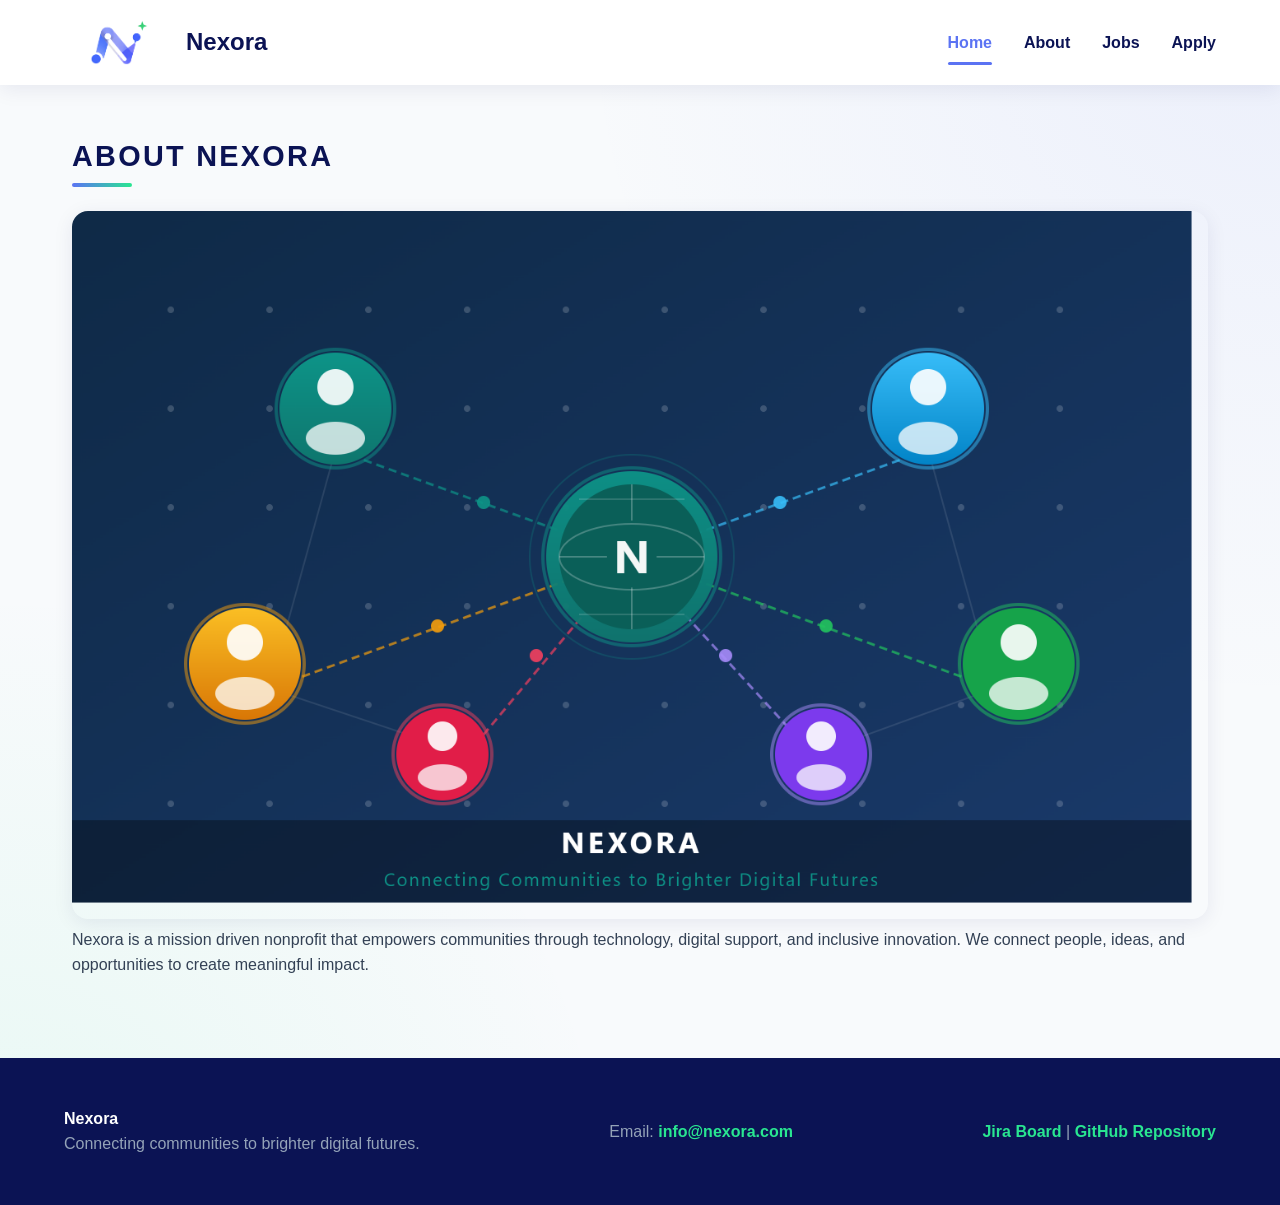
<file: project2/index.html>
<!DOCTYPE html>
<html lang="en">
<head>
  <meta charset="utf-8">
  <meta name="viewport" content="width=device-width, initial-scale=1">
  <title>Nexora Home</title>
  <link rel="stylesheet" href="styles/styles.css">
  <style>
    /* Embedded CSS example: accent header styling for the home page */
    .hero-heading {
      letter-spacing: 0.08em;
      text-transform: uppercase;
      color: #0b1354;
    }
  </style>
  <!-- GitHub Pages: https://dhuwaalghanim.github.io/G02 -->
</head>
<body class="home">
  <header class="site-header">
    <a href="index.html" class="brand-link">
      <img src="./images/nexora_asset_pack_revised/logo/nexora-icon-only.svg" alt="Nexora Logo" class="brand-logo">
      <span>Nexora</span>
    </a>
    <nav class="main-nav" aria-label="Main Navigation">
      <a href="index.html" class="active">Home</a>
      <a href="about.html">About</a>
      <a href="jobs.html">Jobs</a>
      <a href="apply.html">Apply</a>
    </nav>
  </header>

  <main id="main">
    <h2 class="hero-heading">About Nexora</h2>
    <img src="styles/images/nexora_company_image.png" alt="Company Image" class="hero-image" style="max-width:100%;border-radius:16px;">
    <p>Nexora is a mission driven nonprofit that empowers communities through technology, digital support, and inclusive innovation. We connect people, ideas, and opportunities to create meaningful impact.</p>
  </main>

  <footer class="site-footer">
    <div>
      <strong>Nexora</strong>
      <p>Connecting communities to brighter digital futures.</p>
    </div>
    <p>Email: <a href="mailto:info@nexora.com">info@nexora.com</a></p>
    <p>
      <a href="https://jira.com" target="_blank">Jira Board</a> |
      <a href="https://github.com/dhuwaalghanim/G02.git" target="_blank">GitHub Repository</a>
    </p>
  </footer>

</body>
</html>
</file>
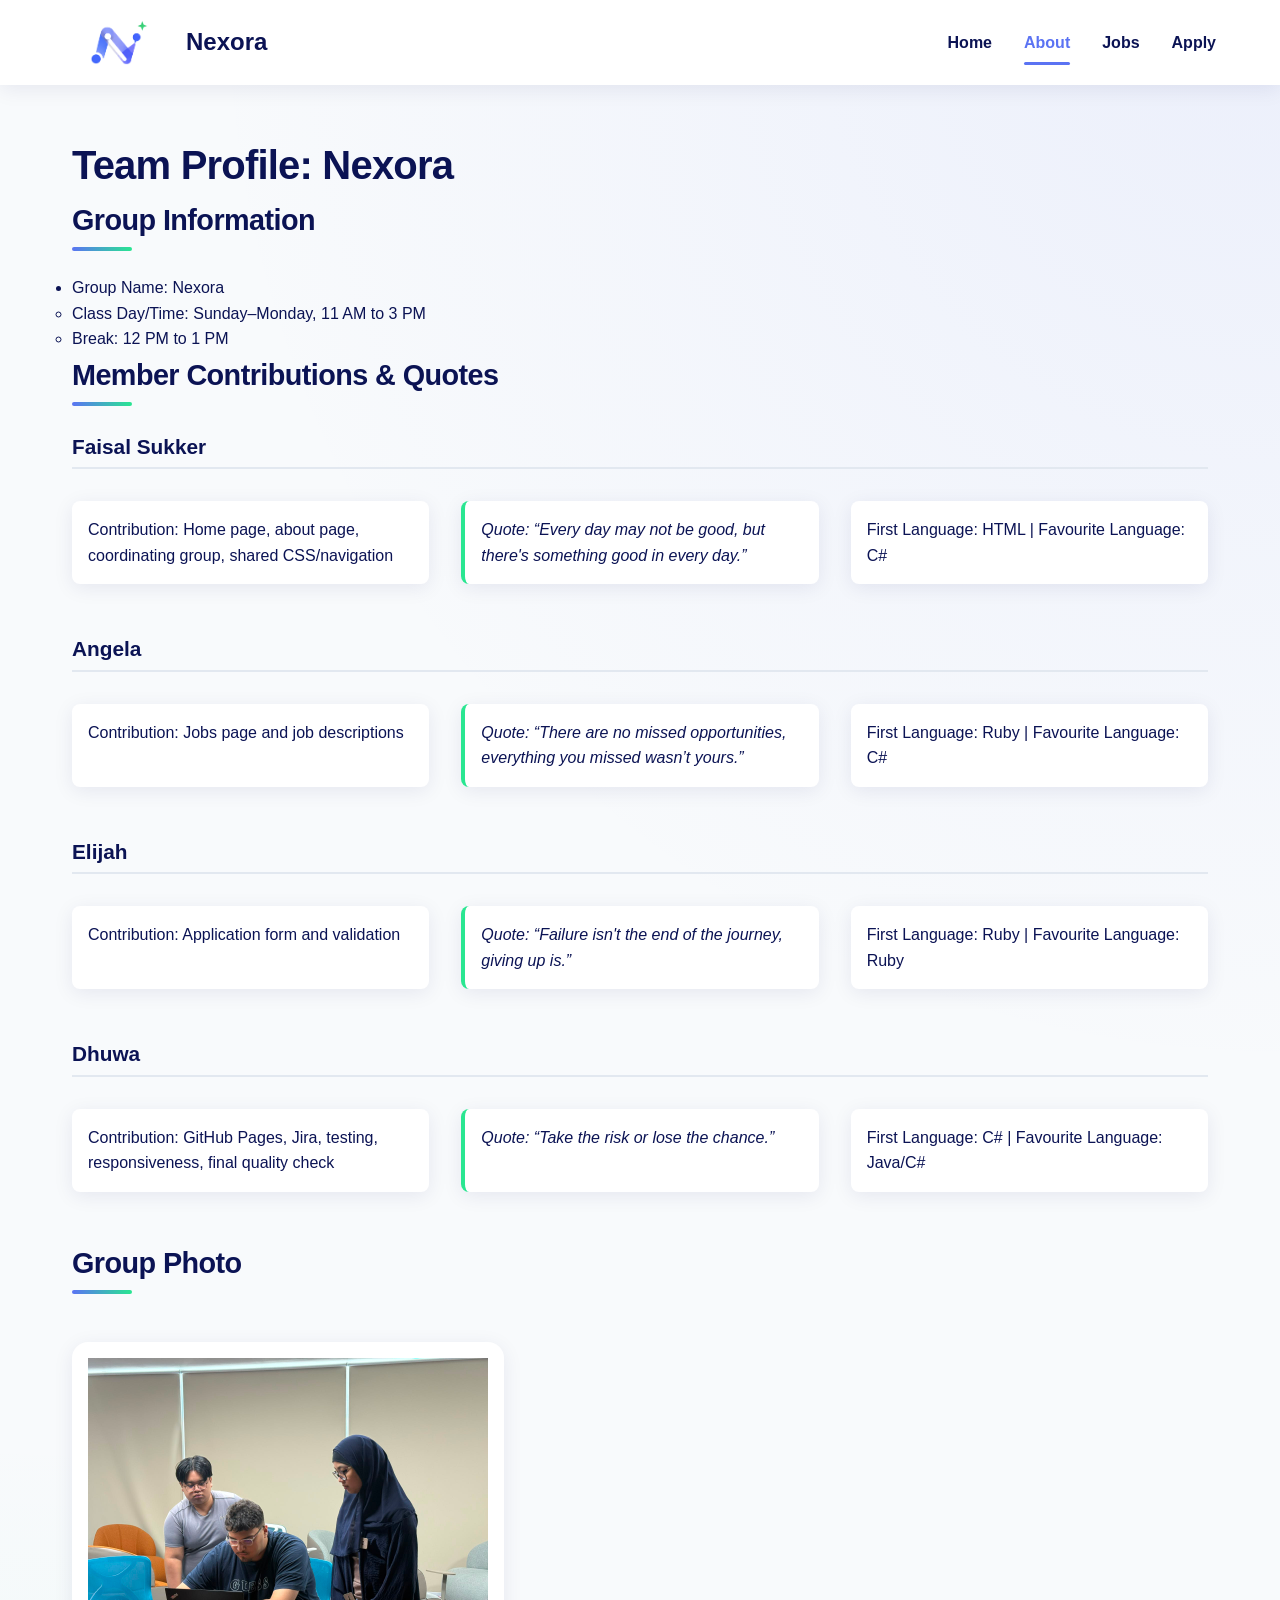
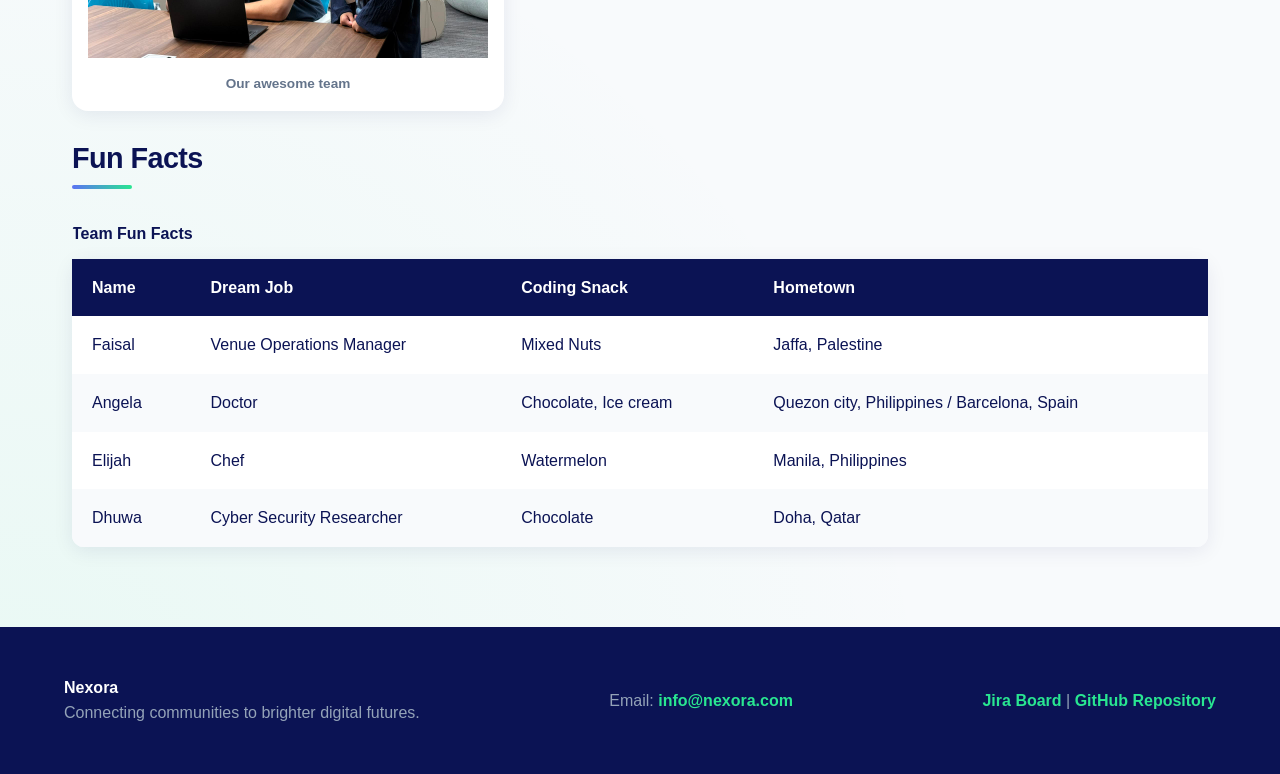
<file: project2/about.html>
<!DOCTYPE html>
<html lang="en">
<head>
  <meta charset="UTF-8">
  <meta name="viewport" content="width=device-width, initial-scale=1">
  <title>About - Nexora</title>
  <link rel="stylesheet" href="styles/styles.css">
  <!-- GitHub Pages: https://dhuwaalghanim.github.io/G02 -->
</head>
<body class="about-page">

  <header class="site-header">
    <a href="index.html" class="brand-link">
      <img src="./images/nexora_asset_pack_revised/logo/nexora-icon-only.svg" alt="Nexora Logo" class="brand-logo">
      <span>Nexora</span>
    </a>
    <nav class="main-nav" aria-label="Main Navigation">
      <a href="index.html">Home</a>
      <a href="about.html" class="active">About</a>
      <a href="jobs.html">Jobs</a>
      <a href="apply.html">Apply</a>
    </nav>
  </header>

  <main>
    <h1>Team Profile: Nexora</h1>

    <h2>Group Information</h2>
    <ul>
      <li>Group Name: Nexora
        <ul>
          <li>Class Day/Time: Sunday–Monday, 11 AM to 3 PM</li>
          <li>Break: 12 PM to 1 PM</li>
        </ul>
      </li>
    </ul>

    <h2>Member Contributions &amp; Quotes</h2>
    <dl class="contributions-list">
      <dt>Faisal Sukker</dt>
      <dd>Contribution: Home page, about page, coordinating group, shared CSS/navigation</dd>
      <dd>Quote: <q>Every day may not be good, but there's something good in every day.</q></dd>
      <dd>First Language: HTML | Favourite Language: C#</dd>

      <dt>Angela</dt>
      <dd>Contribution: Jobs page and job descriptions</dd>
      <dd>Quote: <q>There are no missed opportunities, everything you missed wasn’t yours.</q></dd>
      <dd>First Language: Ruby | Favourite Language: C#</dd>

      <dt>Elijah</dt>
      <dd>Contribution: Application form and validation</dd>
      <dd>Quote: <q>Failure isn't the end of the journey, giving up is.</q></dd>
      <dd>First Language: Ruby | Favourite Language: Ruby</dd>

      <dt>Dhuwa</dt>
      <dd>Contribution: GitHub Pages, Jira, testing, responsiveness, final quality check</dd>
      <dd>Quote: <q>Take the risk or lose the chance.</q></dd>
      <dd>First Language: C# | Favourite Language: Java/C#</dd>
    </dl>

    <h2>Group Photo</h2>
    <figure>
      <img src="styles/images/WhatsApp Image 2026-06-28 at 6.33.07 PM.jpeg" alt="Nexora Team Photo" width="400">
      <figcaption>Our awesome team </figcaption>
    </figure>

    <h2>Fun Facts</h2>
    <table>
      <caption>Team Fun Facts</caption>
      <thead>
        <tr>
          <th>Name</th>
          <th>Dream Job</th>
          <th>Coding Snack</th>
          <th>Hometown</th>
        </tr>
      </thead>
      <tbody>
        <tr>
          <td>Faisal</td>
          <td>Venue Operations Manager</td>
          <td>Mixed Nuts</td>
          <td>Jaffa, Palestine</td>
        </tr>
        <tr>
          <td>Angela</td>
          <td>Doctor</td>
          <td>Chocolate, Ice cream</td>
          <td>Quezon city, Philippines / Barcelona, Spain</td>
        </tr>
        <tr>
          <td>Elijah</td>
          <td>Chef</td>
          <td>Watermelon</td>
          <td>Manila, Philippines</td>
        </tr>
        <tr>
          <td>Dhuwa</td>
          <td>Cyber Security Researcher</td>
          <td>Chocolate</td>
          <td>Doha, Qatar</td>
        </tr>
      </tbody>
    </table>
  </main>

  <footer class="site-footer">
    <div>
      <strong>Nexora</strong>
      <p>Connecting communities to brighter digital futures.</p>
    </div>
    <p>Email: <a href="mailto:info@nexora.com">info@nexora.com</a></p>
    <p>
      <a href="https://jira.com" target="_blank">Jira Board</a> |
      <a href="https://github.com/dhuwaalghanim/G02.git" target="_blank">GitHub Repository</a>
    </p>
  </footer>

</body>
</html>
</file>
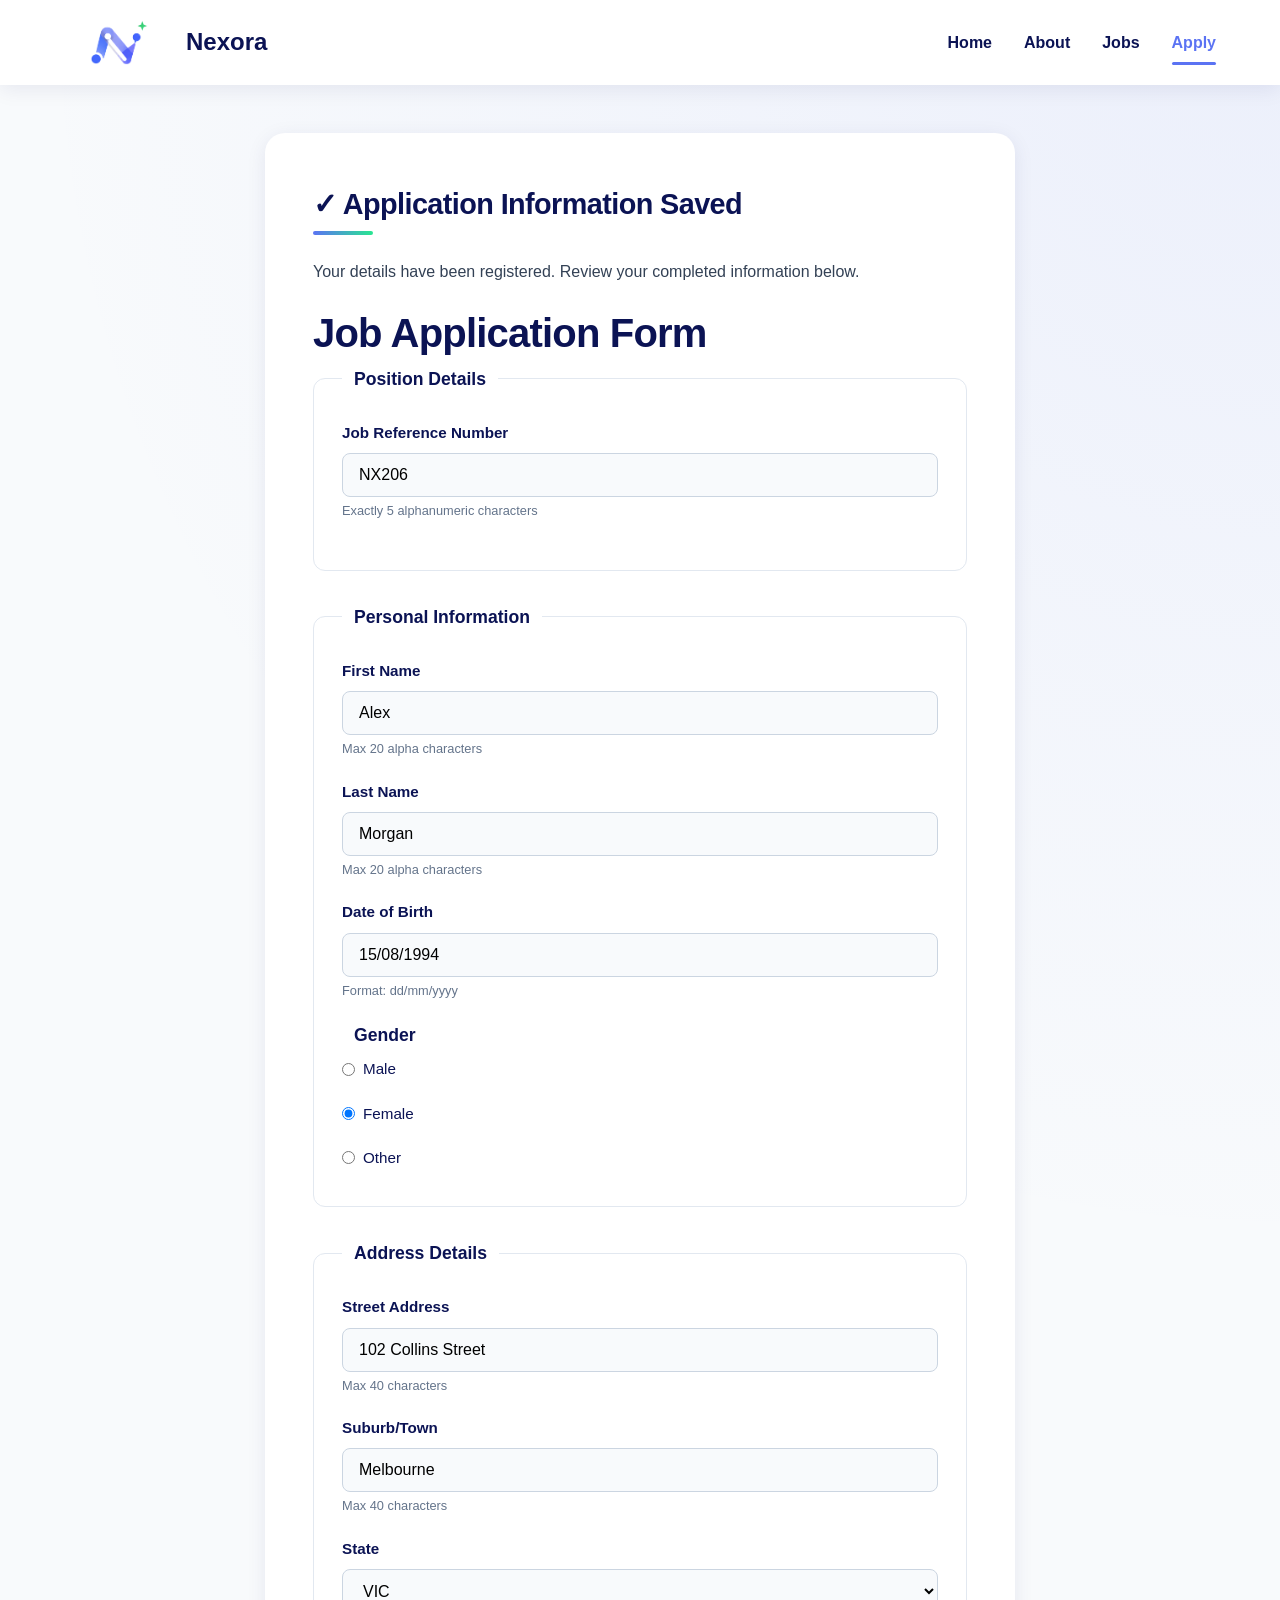
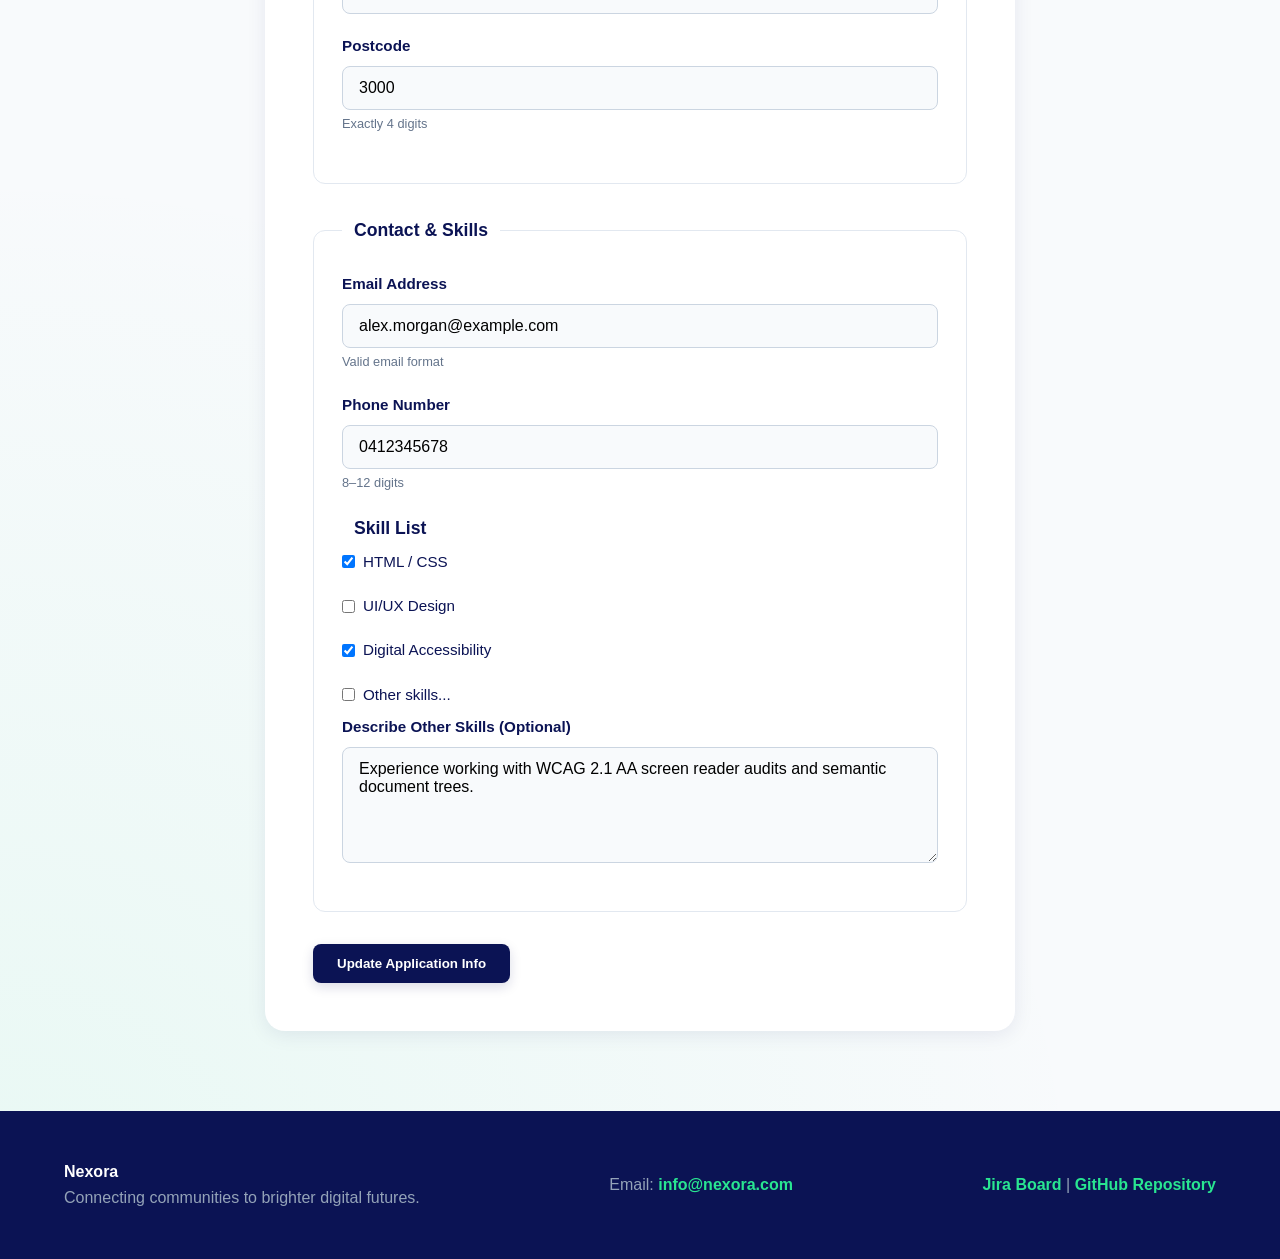
<file: project2/apply.html>
<!DOCTYPE html>
<html lang="en">
<head>
    <meta charset="UTF-8">
    <meta name="viewport" content="width=device-width, initial-scale=1.0">
    <title>Nexora - Job Application Form (Submitted State)</title>
    <link rel="stylesheet" href="styles/styles.css">
</head>
<body class="apply-page">

  <header class="site-header">
    <a href="index.html" class="brand-link">
      <img src="./images/nexora_asset_pack_revised/logo/nexora-icon-only.svg" alt="Nexora Logo" class="brand-logo">
      <span>Nexora</span>
    </a>
    <nav class="main-nav" aria-label="Main Navigation">
      <a href="index.html">Home</a>
      <a href="about.html">About</a>
      <a href="jobs.html">Jobs</a>
      <a href="apply.html" class="active">Apply</a>
    </nav>
  </header>

    <main class="form-container">
        <div class="success-banner" role="alert">
            <h2>✓ Application Information Saved</h2>
            <p>Your details have been registered. Review your completed information below.</p>
        </div>

        <h1>Job Application Form</h1>

        <form action="https://mercury.swin.edu.au/it000000/formtest.php" method="POST" class="application-form">
            
            <fieldset>
                <legend>Position Details</legend>
                
                <div class="form-group">
                    <label for="job-ref">Job Reference Number</label>
                    <input 
                        type="text" 
                        id="job-ref" 
                        name="job_ref" 
                        required 
                        pattern="^[a-zA-Z0-9]{5}$" 
                        title="Exactly 5 alphanumeric characters"
                        value="NX206"> <span class="hint">Exactly 5 alphanumeric characters</span>
                </div>
            </fieldset>

            <fieldset>
                <legend>Personal Information</legend>

                <div class="form-group">
                    <label for="first-name">First Name</label>
                    <input 
                        type="text" 
                        id="first-name" 
                        name="first_name" 
                        required 
                        maxlength="20" 
                        pattern="^[a-zA-Z\s]{1,20}$"
                        title="Max 20 alpha characters"
                        value="Alex"> <span class="hint">Max 20 alpha characters</span>
                </div>

                <div class="form-group">
                    <label for="last-name">Last Name</label>
                    <input 
                        type="text" 
                        id="last-name" 
                        name="last_name" 
                        required 
                        maxlength="20" 
                        pattern="^[a-zA-Z\s]{1,20}$"
                        title="Max 20 alpha characters"
                        value="Morgan"> <span class="hint">Max 20 alpha characters</span>
                </div>

                <div class="form-group">
                    <label for="dob">Date of Birth</label>
                    <input 
                        type="text" 
                        id="dob" 
                        name="dob" 
                        required 
                        pattern="^(0[1-9]|[12][0-9]|3[01])/(0[1-9]|1[0-2])/\d{4}$" 
                        title="Format must be dd/mm/yyyy"
                        value="15/08/1994"> <span class="hint">Format: dd/mm/yyyy</span>
                </div>

                <fieldset class="sub-fieldset">
                    <legend>Gender</legend>
                    <div class="radio-group">
                        <label><input type="radio" name="gender" value="male" required> Male</label>
                        <label><input type="radio" name="gender" value="female" required checked> Female</label> <label><input type="radio" name="gender" value="other" required> Other</label>
                    </div>
                </fieldset>
            </fieldset>

            <fieldset>
                <legend>Address Details</legend>

                <div class="form-group">
                    <label for="street">Street Address</label>
                    <input 
                        type="text" 
                        id="street" 
                        name="street" 
                        required 
                        maxlength="40"
                        value="102 Collins Street"> <span class="hint">Max 40 characters</span>
                </div>

                <div class="form-group">
                    <label for="suburb">Suburb/Town</label>
                    <input 
                        type="text" 
                        id="suburb" 
                        name="suburb" 
                        required 
                        maxlength="40"
                        value="Melbourne"> <span class="hint">Max 40 characters</span>
                </div>

                <div class="form-group">
                    <label for="state">State</label>
                    <select id="state" name="state" required>
                        <option value="">Please select...</option>
                        <option value="VIC" selected>VIC</option> <option value="NSW">NSW</option>
                        <option value="QLD">QLD</option>
                        <option value="NT">NT</option>
                        <option value="WA">WA</option>
                        <option value="SA">SA</option>
                        <option value="TAS">TAS</option>
                        <option value="ACT">ACT</option>
                    </select>
                </div>

                <div class="form-group">
                    <label for="postcode">Postcode</label>
                    <input 
                        type="text" 
                        id="postcode" 
                        name="postcode" 
                        required 
                        pattern="^\d{4}$" 
                        title="Exactly 4 digits"
                        value="3000"> <span class="hint">Exactly 4 digits</span>
                </div>
            </fieldset>

            <fieldset>
                <legend>Contact & Skills</legend>

                <div class="form-group">
                    <label for="email">Email Address</label>
                    <input 
                        type="email" 
                        id="email" 
                        name="email" 
                        required
                        value="alex.morgan@example.com"> <span class="hint">Valid email format</span>
                </div>

                <div class="form-group">
                    <label for="phone">Phone Number</label>
                    <input 
                        type="text" 
                        id="phone" 
                        name="phone" 
                        required 
                        pattern="^\d{8,12}$" 
                        title="Between 8 to 12 numerical digits"
                        value="0412345678"> <span class="hint">8–12 digits</span>
                </div>

                <fieldset class="sub-fieldset">
                    <legend>Skill List</legend>
                    <div class="checkbox-group">
                        <label><input type="checkbox" name="skills[]" value="html" checked> HTML / CSS</label> <label><input type="checkbox" name="skills[]" value="ui_ux"> UI/UX Design</label>
                        <label><input type="checkbox" name="skills[]" value="accessibility" checked> Digital Accessibility</label> <label><input type="checkbox" name="skills[]" value="other_skills"> Other skills...</label>
                    </div>
                </fieldset>

                <div class="form-group">
                    <label for="other-skills-text">Describe Other Skills (Optional)</label>
                    <textarea 
                        id="other-skills-text" 
                        name="other_skills_text" 
                        rows="5">Experience working with WCAG 2.1 AA screen reader audits and semantic document trees.</textarea> </div>
            </fieldset>

            <button type="submit" class="btn-submit">Update Application Info</button>
        </form>
    </main>

    <footer class="site-footer">
      <div>
        <strong>Nexora</strong>
        <p>Connecting communities to brighter digital futures.</p>
      </div>
      <p>Email: <a href="mailto:info@nexora.com">info@nexora.com</a></p>
      <p>
        <a href="https://jira.com" target="_blank">Jira Board</a> |
        <a href="https://github.com/dhuwaalghanim/G02.git" target="_blank">GitHub Repository</a>
      </p>
    </footer>

</body>
</html>
</file>
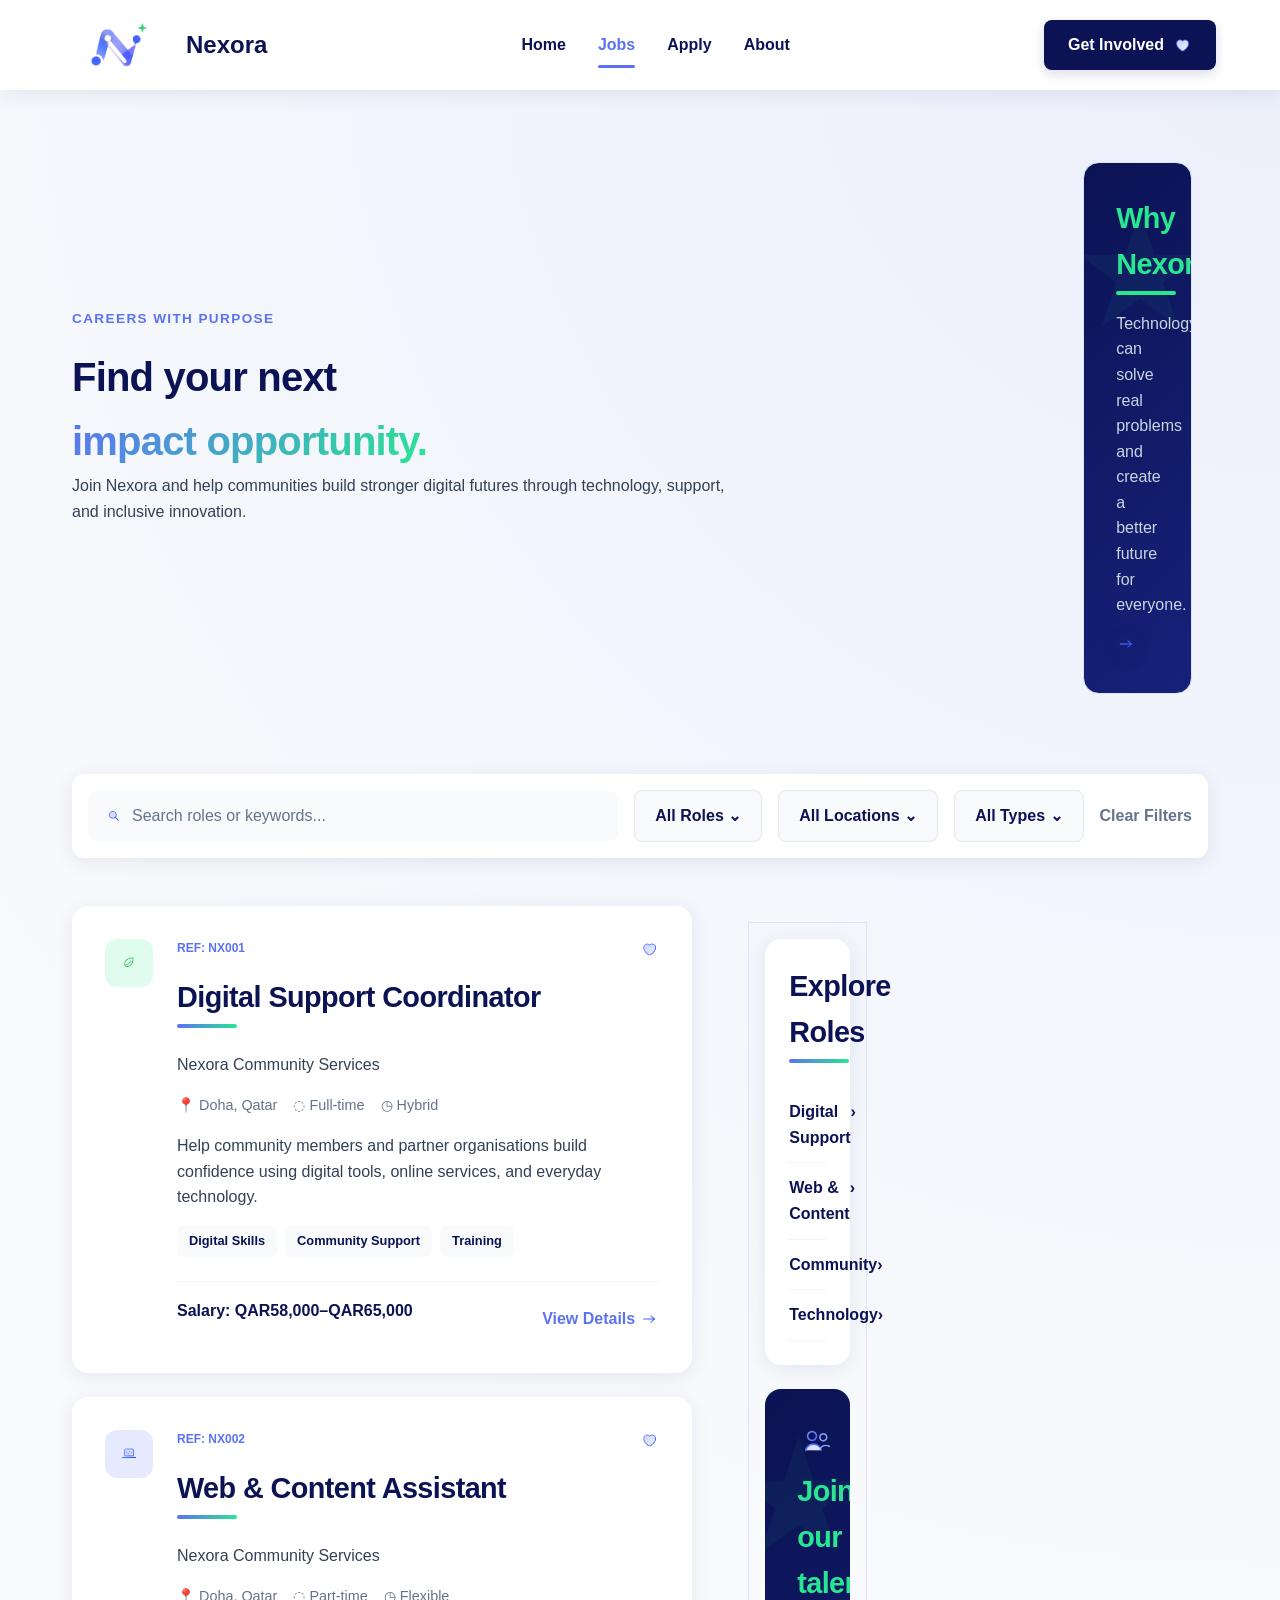
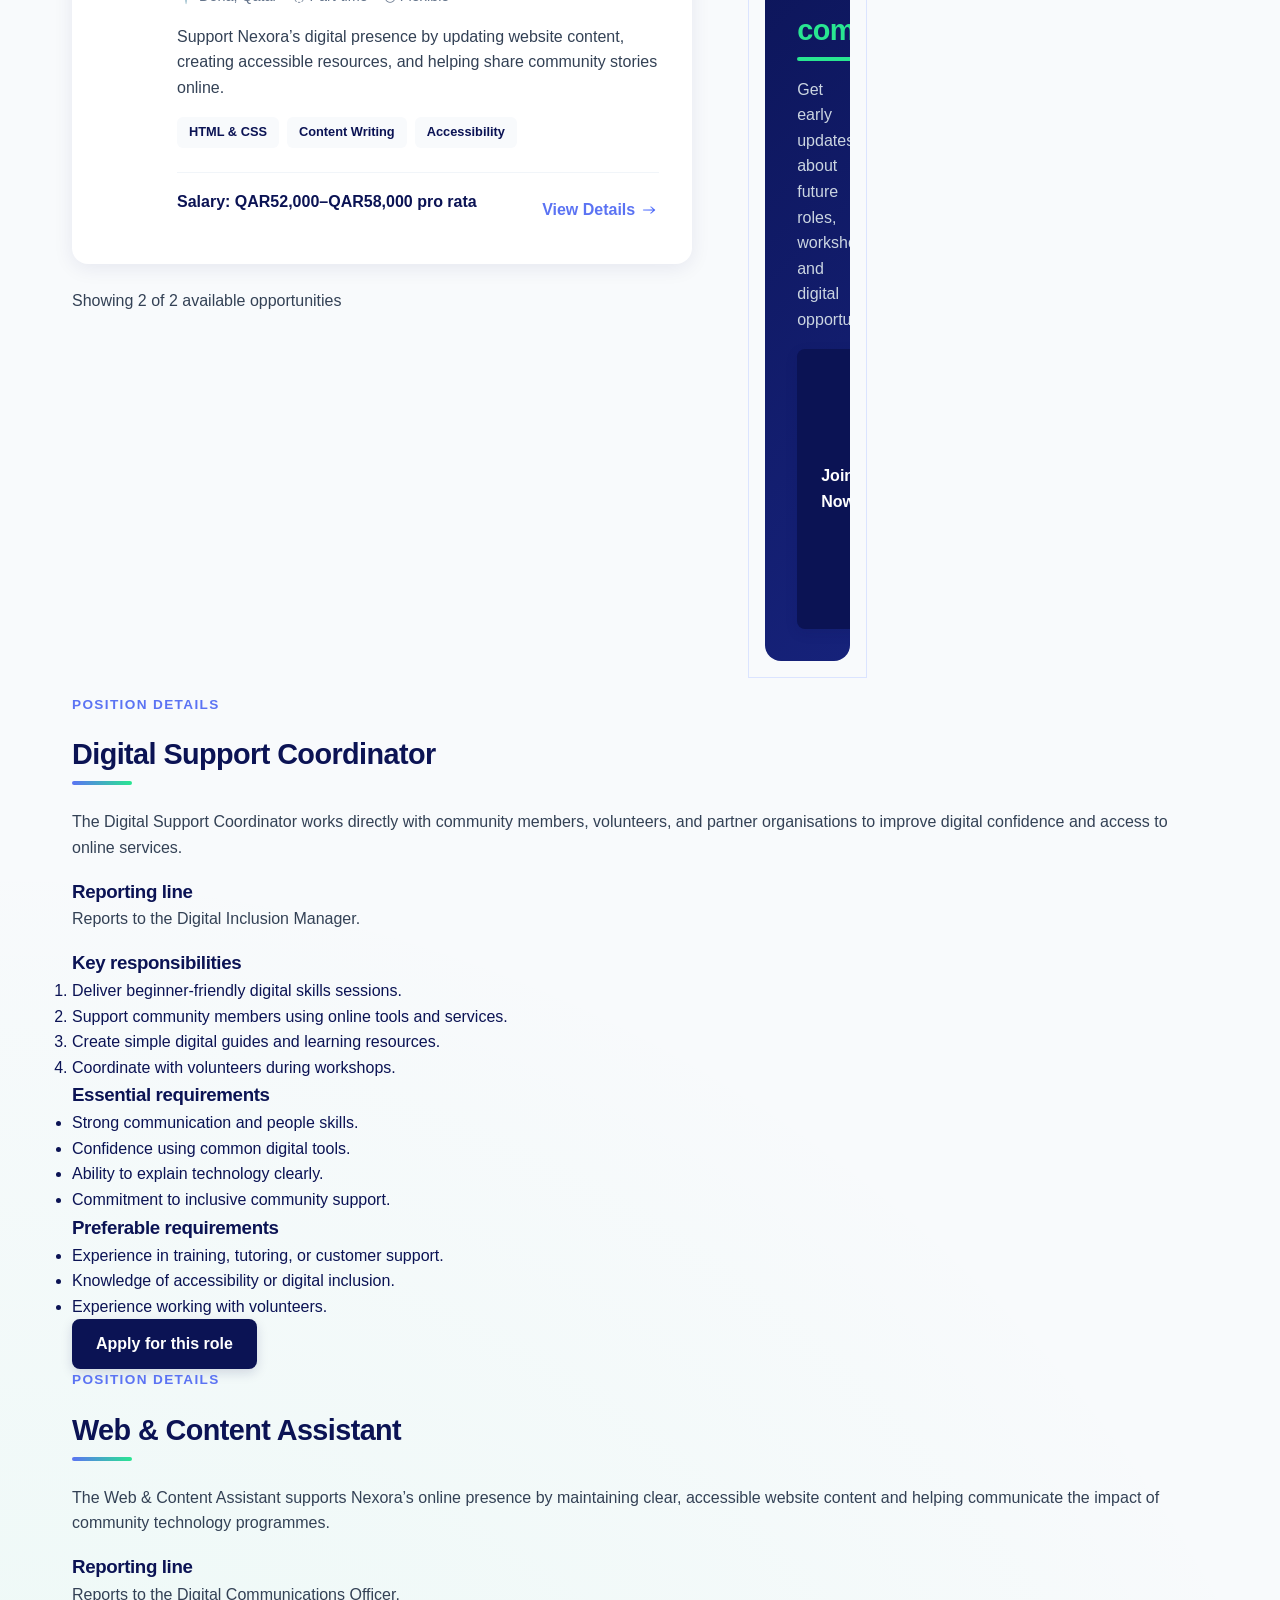
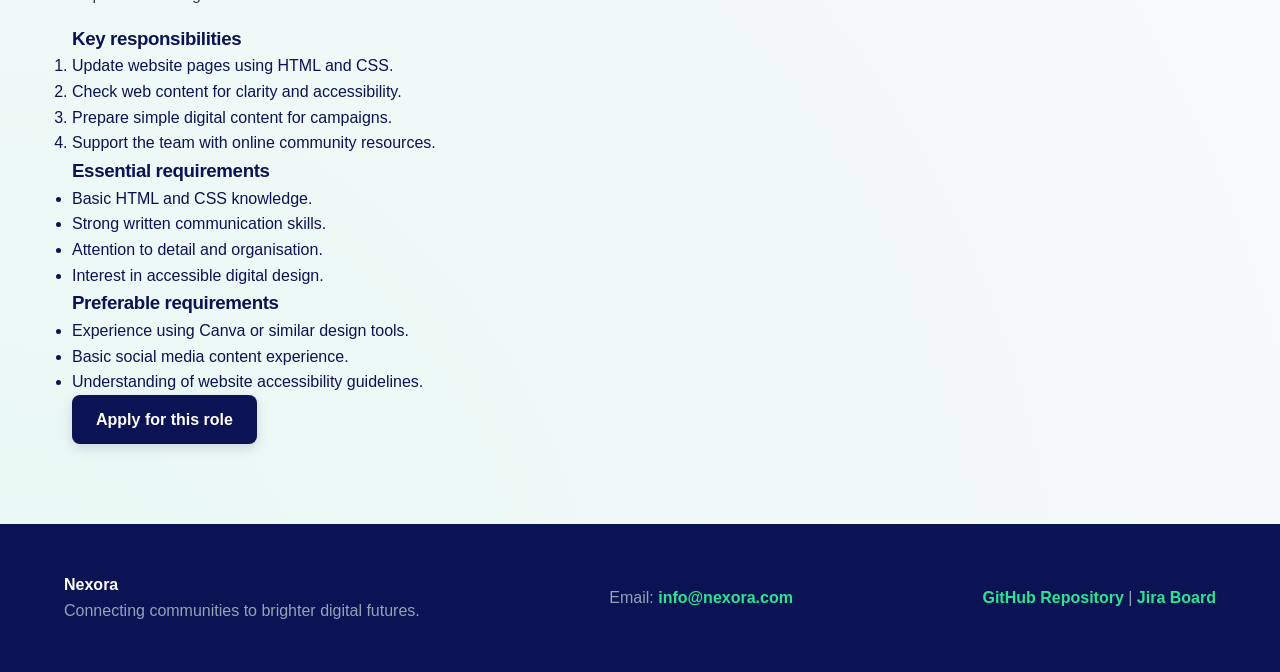
<file: project2/jobs.html>
<!DOCTYPE html>
<html lang="en">
<head>
    <meta charset="UTF-8">
    <meta name="description" content="Explore current career opportunities at Nexora.">
    <meta name="keywords" content="Nexora, jobs, careers, digital inclusion, technology">
    <meta name="author" content="Nexora Team">
    <meta name="viewport" content="width=device-width, initial-scale=1.0">

    <title>Nexora | Careers</title>

    <link rel="stylesheet" href="styles/styles.css">
</head>

<body class="jobs-page">

    <header class="site-header">
        <a href="index.html" class="brand-link">
            <img src="./images/nexora_asset_pack_revised/logo/nexora-icon-only.svg"
                 alt="Nexora logo"
                 class="brand-logo">
            <span>Nexora</span>
        </a>

        <nav class="main-nav" aria-label="Main navigation">
            <a href="index.html">Home</a>
            <a href="jobs.html" class="active">Jobs</a>
            <a href="apply.html">Apply</a>
            <a href="about.html">About</a>
        </nav>

        <a href="apply.html" class="nav-button">
            Get Involved
            <img src="styles/images/heart.png" alt="">
        </a>
    </header>

    <main>

        <section class="jobs-hero">
            <div class="jobs-hero-text">
                <p class="eyebrow">CAREERS WITH PURPOSE</p>

                <h1>
                    Find your next<br>
                    <span>impact opportunity.</span>
                </h1>

                <p class="hero-description">
                    Join Nexora and help communities build stronger digital futures through technology, support, and inclusive innovation.
                </p>
            </div>

            <div class="jobs-hero-visual">
                <aside class="why-card">
                    <h2>Why Nexora?</h2>

                    <p>
                        Technology can solve real problems and create a better future for everyone.
                    </p>

                    <a href="#job-list" class="circle-arrow" aria-label="View available roles">
                        <img src="styles/images/arrow-right.png" alt="">
                    </a>
                </aside>
            </div>
        </section>

        <section class="job-filter-section" aria-label="Role filters">
            <div class="fake-search">
                <img src="styles/images/search.png" alt="">
                <span>Search roles or keywords...</span>
            </div>

            <div class="filter-box">All Roles <span>⌄</span></div>
            <div class="filter-box">All Locations <span>⌄</span></div>
            <div class="filter-box">All Types <span>⌄</span></div>

            <a href="#job-list" class="clear-filter">Clear Filters</a>
        </section>

        <section class="jobs-content" id="job-list">

            <div class="job-list-area">

                <article class="job-card">
                    <div class="job-icon green-icon">
                        <img src="styles/images/leaf.png" alt="">
                    </div>

                    <div class="job-main-info">
                        <div class="job-heading-row">
                            <div>
                                <p class="job-reference">REF: NX001</p>
                                <h2>Digital Support Coordinator</h2>
                            </div>

                            <a href="apply.html" class="heart-button" aria-label="Apply for Digital Support Coordinator">
                                <img src="styles/images/heart.png" alt="">
                            </a>
                        </div>

                        <p class="organisation-name">Nexora Community Services</p>

                        <div class="job-meta">
                            <span>📍 Doha, Qatar </span>
                            <span>◌ Full-time</span>
                            <span>◷ Hybrid</span>
                        </div>

                        <p class="job-summary">
                            Help community members and partner organisations build confidence using digital tools, online services, and everyday technology.
                        </p>

                        <div class="skill-tags">
                            <span>Digital Skills</span>
                            <span>Community Support</span>
                            <span>Training</span>
                        </div>

                        <div class="job-card-bottom">
                            <p class="salary">Salary: QAR58,000–QAR65,000</p>

                            <a href="#digital-support-details" class="view-details">
                                View Details
                                <img src="styles/images/arrow-right.png" alt="">
                            </a>
                        </div>
                    </div>
                </article>

                <article class="job-card">
                    <div class="job-icon blue-icon">
                        <img src="styles/images/laptop.png" alt="">
                    </div>

                    <div class="job-main-info">
                        <div class="job-heading-row">
                            <div>
                                <p class="job-reference">REF: NX002</p>
                                <h2>Web & Content Assistant</h2>
                            </div>

                            <a href="apply.html" class="heart-button" aria-label="Apply for Web and Content Assistant">
                                <img src="styles/images/heart.png" alt="">
                            </a>
                        </div>

                        <p class="organisation-name">Nexora Community Services</p>

                        <div class="job-meta">
                            <span>📍 Doha, Qatar </span>
                            <span>◌ Part-time</span>
                            <span>◷ Flexible</span>
                        </div>

                        <p class="job-summary">
                            Support Nexora’s digital presence by updating website content, creating accessible resources, and helping share community stories online.
                        </p>

                        <div class="skill-tags">
                            <span>HTML & CSS</span>
                            <span>Content Writing</span>
                            <span>Accessibility</span>
                        </div>

                        <div class="job-card-bottom">
                            <p class="salary">Salary: QAR52,000–QAR58,000 pro rata</p>

                            <a href="#web-content-details" class="view-details">
                                View Details
                                <img src="styles/images/arrow-right.png" alt="">
                            </a>
                        </div>
                    </div>
                </article>

                <p class="job-count">Showing 2 of 2 available opportunities</p>
            </div>

            <aside class="jobs-sidebar">
                <section class="sidebar-box">
                    <h2>Explore Roles</h2>

                    <a href="#digital-support-details">Digital Support <span>›</span></a>
                    <a href="#web-content-details">Web & Content <span>›</span></a>
                    <a href="#digital-support-details">Community <span>›</span></a>
                    <a href="#web-content-details">Technology <span>›</span></a>
                </section>

                <section class="talent-box">
                    <img src="styles/images/users.png"
                         alt=""
                         class="talent-icon">

                    <h2>Join our talent community</h2>

                    <p>
                        Get early updates about future roles, workshops, and digital opportunities.
                    </p>

                    <a href="apply.html" class="talent-button">
                        Join Now
                        <img src="styles/images/arrow-right.png" alt="">
                    </a>
                </section>
            </aside>
        </section>

        <section class="position-details">

            <article class="detail-card" id="digital-support-details">
                <p class="eyebrow">POSITION DETAILS</p>

                <h2>Digital Support Coordinator</h2>

                <p>
                    The Digital Support Coordinator works directly with community members, volunteers, and partner organisations to improve digital confidence and access to online services.
                </p>

                <div class="detail-grid">
                    <section>
                        <h3>Reporting line</h3>
                        <p>Reports to the Digital Inclusion Manager.</p>
                    </section>

                    <section>
                        <h3>Key responsibilities</h3>
                        <ol>
                            <li>Deliver beginner-friendly digital skills sessions.</li>
                            <li>Support community members using online tools and services.</li>
                            <li>Create simple digital guides and learning resources.</li>
                            <li>Coordinate with volunteers during workshops.</li>
                        </ol>
                    </section>

                    <section>
                        <h3>Essential requirements</h3>
                        <ul>
                            <li>Strong communication and people skills.</li>
                            <li>Confidence using common digital tools.</li>
                            <li>Ability to explain technology clearly.</li>
                            <li>Commitment to inclusive community support.</li>
                        </ul>
                    </section>

                    <section>
                        <h3>Preferable requirements</h3>
                        <ul>
                            <li>Experience in training, tutoring, or customer support.</li>
                            <li>Knowledge of accessibility or digital inclusion.</li>
                            <li>Experience working with volunteers.</li>
                        </ul>
                    </section>
                </div>

                <a href="apply.html" class="primary-button">Apply for this role</a>
            </article>

            <article class="detail-card" id="web-content-details">
                <p class="eyebrow">POSITION DETAILS</p>

                <h2>Web & Content Assistant</h2>

                <p>
                    The Web & Content Assistant supports Nexora’s online presence by maintaining clear, accessible website content and helping communicate the impact of community technology programmes.
                </p>

                <div class="detail-grid">
                    <section>
                        <h3>Reporting line</h3>
                        <p>Reports to the Digital Communications Officer.</p>
                    </section>

                    <section>
                        <h3>Key responsibilities</h3>
                        <ol>
                            <li>Update website pages using HTML and CSS.</li>
                            <li>Check web content for clarity and accessibility.</li>
                            <li>Prepare simple digital content for campaigns.</li>
                            <li>Support the team with online community resources.</li>
                        </ol>
                    </section>

                    <section>
                        <h3>Essential requirements</h3>
                        <ul>
                            <li>Basic HTML and CSS knowledge.</li>
                            <li>Strong written communication skills.</li>
                            <li>Attention to detail and organisation.</li>
                            <li>Interest in accessible digital design.</li>
                        </ul>
                    </section>

                    <section>
                        <h3>Preferable requirements</h3>
                        <ul>
                            <li>Experience using Canva or similar design tools.</li>
                            <li>Basic social media content experience.</li>
                            <li>Understanding of website accessibility guidelines.</li>
                        </ul>
                    </section>
                </div>

                <a href="apply.html" class="primary-button">Apply for this role</a>
            </article>
        </section>
    </main>

    <footer class="site-footer">
        <div>
            <strong>Nexora</strong>
            <p>Connecting communities to brighter digital futures.</p>
        </div>

        <p>
            Email:
            <a href="mailto:info@nexora.com">info@nexora.com</a>
        </p>

        <p>
            <a href="https://github.com/dhuwaalghanim/G02.git">GitHub Repository</a> |
            <a href="https://dhuwaalghanim101.atlassian.net/jira/software/projects/SCRUM/boards/1">Jira Board</a>
        </p>
    </footer>

</body>
</html>
</file>
<file: project2/styles/styles.css>
/* ==========================================================================
   NEXORA CORE STYLESHEET
   Palette: Deep Navy (#0B1354), Cobalt Blue (#5B73F3), Digital Mint (#29E691)
   ========================================================================== */

/* 1. Global Reset & Setup */
* {
    margin: 0;
    padding: 0;
    box-sizing: border-box;
}

:root {
    --primary-dark: #0B1354;
    --primary-blue: #5B73F3;
    --accent-mint: #29E691;
    --bg-light: #F8FAFC;
    --text-muted: #64748B;
    --white: #FFFFFF;
    --font-main: 'Segoe UI', -apple-system, BlinkMacSystemFont, Roboto, sans-serif;
    --transition: all 0.3s ease;
    --shadow: 0 4px 20px rgba(11, 19, 84, 0.08);
}

body {
    font-family: var(--font-main);
    background-color: var(--bg-light);
    background-image:
        radial-gradient(circle at top right,
        rgba(91,115,243,0.08),
        transparent 40%),
        radial-gradient(circle at bottom left,
        rgba(41,230,145,0.08),
        transparent 35%);
    color: var(--primary-dark);
    line-height: 1.6;
}

/* 2. Typography & Headers */
h1, h2, h3 {
    font-weight: 700;
    letter-spacing: -0.02em;
}

h1 {
    font-size: 2.5rem;
    color: var(--primary-dark);
}

h2 {
    font-size: 1.8rem;
    margin-bottom: 1.5rem;
    position: relative;
    padding-bottom: 0.5rem;
}

/* Fancy bottom border matching the logo star element */
h2::after {
    content: '';
    position: absolute;
    bottom: 0;
    left: 0;
    width: 60px;
    height: 4px;
    background: linear-gradient(90deg, var(--primary-blue), var(--accent-mint));
    border-radius: 2px;
}

p {
    margin-bottom: 1rem;
    color: #334155;
}

hr {
    border: 0;
    height: 1px;
    background: linear-gradient(90deg, transparent, rgba(91, 115, 243, 0.2), transparent);
    margin: 2.5rem 0;
}

/* 3. Navigation Header */
.site-header {
    background-color: var(--white);
    padding: 1.25rem 5%;
    display: flex;
    justify-content: space-between;
    align-items: center;
    box-shadow: var(--shadow);
    position: sticky;
    top: 0;
    z-index: 100;
}

.brand-link {
    display: flex;
    align-items: center;
    text-decoration: none;
    gap: 0.75rem;
}

.brand-link span {
    font-size: 1.5rem;
    font-weight: 700;
    color: var(--primary-dark);
}

.logo, .brand-logo {
    max-height: 45px;
    object-fit: contain;
}

/* Navigation Menus */
nav {
    display: flex;
    background: var(--white);
    padding: 0.5rem 5%;
    gap: 1.5rem;
}

/* Support fallback nav container styling alongside premium flex layout */
.main-nav {
    display: flex;
    gap: 2rem;
    align-items: center;
    padding: 0;
}

nav a, .main-nav a {
    text-decoration: none;
    color: var(--primary-dark);
    font-weight: 600;
    font-size: 1rem;
    padding: 0.5rem 0;
    position: relative;
    transition: var(--transition);
}

nav a:hover, .main-nav a:hover {
    color: var(--primary-blue);
}

/* Active Indicator Animation */
nav a.active::after, .main-nav a.active::after {
    content: '';
    position: absolute;
    bottom: -2px;
    left: 0;
    width: 100%;
    height: 3px;
    background-color: var(--primary-blue);
    border-radius: 2px;
}

nav a.active, .main-nav a.active {
    color: var(--primary-blue);
}

/* Premium Button Links */
.nav-button, .primary-button, .btn-submit, .talent-button {
    display: inline-flex;
    align-items: center;
    gap: 0.5rem;
    background-color: var(--primary-dark);
    color: var(--white) !important;
    text-decoration: none;
    padding: 0.75rem 1.5rem;
    border-radius: 8px;
    font-weight: 600;
    border: none;
    cursor: pointer;
    transition: var(--transition);
    box-shadow: 0 4px 12px rgba(11, 19, 84, 0.15);
}

.nav-button:hover, .primary-button:hover, .btn-submit:hover, .talent-button:hover {
    background-color: var(--primary-blue);
    transform: translateY(-2px);
    box-shadow: 0 6px 20px rgba(91, 115, 243, 0.3);
}

/* 4. Layout Layout Components (Main & Hero) */
main {
    max-width: 1200px;
    margin: 3rem auto;
    padding: 0 2rem;
}

.jobs-hero {
    display: grid;
    grid-template-columns: 1.2fr 0.8fr;
    gap: 3rem;
    align-items: center;
    margin-bottom: 4rem;
}

.eyebrow {
    color: var(--primary-blue);
    font-weight: 700;
    letter-spacing: 0.1em;
    font-size: 0.85rem;
    text-transform: uppercase;
}

.jobs-hero h1 span {
    background: linear-gradient(135deg, var(--primary-blue), var(--accent-mint));
    -webkit-background-clip: text;
    -webkit-text-fill-color: transparent;
}

.hero-image, .jobs-hero-visual img {
    width: 100%;
    max-width: 420px;
    border-radius: 16px;
    box-shadow: var(--shadow);
    object-fit: cover;
}

.job-icon img,
.talent-icon,
.fake-search img,
.job-card-bottom img,
.circle-arrow img,
.heart-button img,
.view-details img {
    width: 20px;
    height: 20px;
    object-fit: contain;
}

.talent-icon {
    width: 40px;
    height: 40px;
}

/* Premium Aside Card styling */
.why-card, .talent-box {
    background: linear-gradient(135deg, var(--primary-dark), #16227a);
    color: var(--white);
    padding: 2rem;
    border-radius: 16px;
    margin-top: 1.5rem;
    position: relative;
    overflow: hidden;
}

.why-card::before, .talent-box::before {
    content: '★';
    position: absolute;
    right: -20px;
    top: -20px;
    font-size: 10rem;
    color: rgba(41, 230, 145, 0.05);
}

.why-card h2, .talent-box h2 {
    color: var(--accent-mint);
    margin-bottom: 1rem;
}
.why-card h2::after, .talent-box h2::after { background: var(--accent-mint); }

.why-card p, .talent-box p { color: #cbd5e1; }

/* 5. Components: Cards & Filters */
.job-filter-section {
    display: flex;
    gap: 1rem;
    background: var(--white);
    padding: 1rem;
    border-radius: 12px;
    box-shadow: var(--shadow);
    margin-bottom: 3rem;
    align-items: center;
    flex-wrap: wrap;
}

.fake-search {
    display: flex;
    align-items: center;
    gap: 0.5rem;
    background: var(--bg-light);
    padding: 0.75rem 1rem;
    border-radius: 8px;
    flex: 1;
    min-width: 200px;
    color: var(--text-muted);
}

.filter-box {
    background: var(--bg-light);
    padding: 0.75rem 1.25rem;
    border-radius: 8px;
    font-weight: 600;
    cursor: pointer;
    border: 1px solid #e2e8f0;
}

.clear-filter {
    color: var(--text-muted);
    text-decoration: none;
    font-weight: 600;
}
.clear-filter:hover { color: var(--primary-blue); }

/* Grid systems */
.jobs-content {
    display: grid;
    grid-template-columns: 2fr 1fr;
    gap: 2.5rem;
}

/* Individual Interactive Job Cards */
.job-card {
    background: var(--white);
    border-radius: 16px;
    padding: 2rem;
    margin-bottom: 1.5rem;
    box-shadow: var(--shadow);
    display: flex;
    gap: 1.5rem;
    border: 1px solid transparent;
    transition: var(--transition);
}

.job-card:hover {
    border-color: rgba(91, 115, 243, 0.3);
    transform: translateY(-4px);
}

.job-icon {
    width: 48px;
    height: 48px;
    border-radius: 12px;
    display: flex;
    align-items: center;
    justify-content: center;
    flex-shrink: 0;
}
.green-icon { background-color: rgba(41, 230, 145, 0.15); }
.blue-icon { background-color: rgba(91, 115, 243, 0.15); }

.job-main-info { flex: 1; }

.job-heading-row {
    display: flex;
    justify-content: space-between;
    align-items: flex-start;
}

.job-reference {
    font-size: 0.75rem;
    font-weight: 700;
    color: var(--primary-blue);
}

.job-meta {
    display: flex;
    gap: 1rem;
    color: var(--text-muted);
    font-size: 0.9rem;
    margin: 0.5rem 0 1rem;
}

.skill-tags {
    display: flex;
    gap: 0.5rem;
    margin: 1rem 0 1.5rem;
    flex-wrap: wrap;
}

.skill-tags span {
    background: var(--bg-light);
    padding: 0.35rem 0.75rem;
    border-radius: 6px;
    font-size: 0.8rem;
    font-weight: 600;
    color: var(--primary-dark);
}

.job-card-bottom {
    display: flex;
    justify-content: space-between;
    align-items: center;
    border-top: 1px solid #f1f5f9;
    padding-top: 1rem;
}

.salary {
    font-weight: 700;
    color: var(--primary-dark);
}

.view-details {
    color: var(--primary-blue);
    text-decoration: none;
    font-weight: 600;
    display: inline-flex;
    align-items: center;
    gap: 0.25rem;
}

/* Sidebar lists links */
.sidebar-box {
    background: var(--white);
    padding: 1.5rem;
    border-radius: 16px;
    box-shadow: var(--shadow);
    margin-bottom: 1.5rem;
}

.sidebar-box a {
    display: flex;
    justify-content: space-between;
    padding: 0.75rem 0;
    color: var(--primary-dark);
    text-decoration: none;
    font-weight: 600;
    border-bottom: 1px solid #f1f5f9;
    transition: var(--transition);
}

.sidebar-box a:hover {
    color: var(--primary-blue);
    padding-left: 4px;
}

/* 6. Professional Forms & Semantic Layouts */
.form-container {
    max-width: 750px;
    background: var(--white);
    padding: 3rem;
    border-radius: 20px;
    box-shadow: var(--shadow);
}

fieldset {
    border: 1px solid #e2e8f0;
    border-radius: 12px;
    padding: 1.75rem;
    margin-bottom: 2rem;
    background-color: var(--white);
}

legend {
    font-weight: 700;
    padding: 0 0.75rem;
    color: var(--primary-dark);
    font-size: 1.1rem;
}

.form-group {
    display: flex;
    flex-direction: column;
    margin-bottom: 1.25rem;
}

label {
    font-weight: 600;
    margin-bottom: 0.5rem;
    font-size: 0.95rem;
}

input[type="text"],
input[type="email"],
select,
textarea {
    width: 100%;
    padding: 0.75rem 1rem;
    border: 1px solid #cbd5e1;
    border-radius: 8px;
    font-family: var(--font-main);
    font-size: 1rem;
    background-color: var(--bg-light);
    transition: var(--transition);
}

input:focus, select:focus, textarea:focus {
    outline: none;
    border-color: var(--primary-blue);
    background-color: var(--white);
    box-shadow: 0 0 0 3px rgba(91, 115, 243, 0.15);
}

.hint {
    font-size: 0.8rem;
    color: var(--text-muted);
    margin-top: 0.25rem;
}

.radio-group, .checkbox-group {
    display: flex;
    flex-direction: column;
    gap: 0.75rem;
    margin-top: 0.5rem;
}

.radio-group label, .checkbox-group label {
    font-weight: 500;
    display: flex;
    align-items: center;
    gap: 0.5rem;
    cursor: pointer;
}

/* Sub-fieldset architecture matching team updates */
.sub-fieldset {
    border: none;
    padding: 0;
    margin: 1rem 0 0;
}

/* 7. Tables, Lists & Structured Elements */
table {
    width: 100%;
    border-collapse: collapse;
    background: var(--white);
    border-radius: 12px;
    overflow: hidden;
    box-shadow: var(--shadow);
    margin: 2rem 0;
}

caption {
    font-weight: 700;
    margin-bottom: 0.75rem;
    color: var(--primary-dark);
    text-align: left;
}

th, td {
    padding: 1rem 1.25rem;
    text-align: left;
}

th {
    background-color: var(--primary-dark);
    color: var(--white);
    font-weight: 600;
}

tr:nth-child(even) {
    background-color: var(--bg-light);
}

tr:hover {
    background-color: rgba(91, 115, 243, 0.04);
}

/* Academic Group/Member list layout profiles */
dl {
    display: grid;
    grid-template-columns: repeat(auto-fill, minmax(280px, 1fr));
    gap: 2rem;
    margin-bottom: 3rem;
}

dt {
    grid-column: 1 / -1;
    font-size: 1.3rem;
    font-weight: 700;
    color: var(--primary-dark);
    margin-top: 1rem;
    border-bottom: 2px solid #e2e8f0;
    padding-bottom: 0.25rem;
}

dt:first-of-type { margin-top: 0; }

dd {
    background: var(--white);
    padding: 1rem;
    border-radius: 8px;
    box-shadow: var(--shadow);
    margin: 0;
}

/* Differentiating semantic description lines elegantly */
dd:has(blockquote), dd:nth-of-type(3n+2) {
    font-style: italic;
    border-left: 4px solid var(--accent-mint);
}

figure {
    background: var(--white);
    padding: 1rem;
    border-radius: 16px;
    box-shadow: var(--shadow);
    display: inline-block;
    margin: 1.5rem 0;
}

figcaption {
    text-align: center;
    font-size: 0.85rem;
    color: var(--text-muted);
    margin-top: 0.5rem;
    font-weight: 600;
}

/* 8. Sticky Footer layout */
.site-footer, footer {
    background-color: var(--primary-dark);
    color: var(--white);
    padding: 3rem 5%;
    display: flex;
    justify-content: space-between;
    align-items: center;
    flex-wrap: wrap;
    gap: 2rem;
    margin-top: 5rem;
}

.site-footer p, footer p { color: #94a3b8; margin: 0; }

.site-footer a, footer a {
    color: var(--accent-mint);
    text-decoration: none;
    font-weight: 600;
    transition: var(--transition);
}

.site-footer a:hover, footer a:hover {
    color: var(--white);
    text-decoration: underline;
}

/* 9. Responsive Adjustments */
@media (max-width: 768px) {
    .jobs-hero, .jobs-content {
        grid-template-columns: 1fr;
    }
    .site-header, .site-footer, footer {
        flex-direction: column;
        text-align: center;
    }
    .main-nav {
        margin-top: 1rem;
    }
    .form-container {
        padding: 1.5rem;
    }
}

/* ==========================================================================
   10. JOB APPLICATION SPECIFIC EXTENSIONS
   ========================================================================== */

/* Job Application Container Specifics */
.job-app-container {
    max-width: 850px;
    margin: 4rem auto;
}

/* Application Progress Tracker */
.app-progress-bar {
    display: flex;
    justify-content: space-between;
    margin-bottom: 3rem;
    position: relative;
}

.app-progress-bar::before {
    content: '';
    position: absolute;
    top: 50%;
    left: 0;
    transform: translateY(-50%);
    width: 100%;
    height: 4px;
    background-color: #e2e8f0;
    z-index: 1;
}

.progress-step {
    width: 40px;
    height: 40px;
    border-radius: 50%;
    background-color: #e2e8f0;
    color: var(--text-muted);
    display: flex;
    align-items: center;
    justify-content: center;
    font-weight: 700;
    position: relative;
    z-index: 2;
    transition: var(--transition);
}

.progress-step.active {
    background-color: var(--primary-blue);
    color: var(--white);
    box-shadow: 0 0 0 4px rgba(91, 115, 243, 0.2);
}

.progress-step.completed {
    background-color: var(--accent-mint);
    color: var(--primary-dark);
}

/* Premium Drag & Drop Resume Upload Zone */
.file-upload-zone {
    border: 2px dashed #cbd5e1;
    border-radius: 12px;
    padding: 3rem 2rem;
    text-align: center;
    background-color: var(--bg-light);
    cursor: pointer;
    transition: var(--transition);
    display: flex;
    flex-direction: column;
    align-items: center;
    gap: 0.75rem;
}

.file-upload-zone:hover, .file-upload-zone.dragover {
    border-color: var(--primary-blue);
    background-color: rgba(91, 115, 243, 0.02);
}

.file-upload-icon {
    font-size: 2rem;
    color: var(--primary-blue);
}

.file-upload-zone input[type="file"] {
    display: none;
}

/* Form Action Button Alignment Row */
.form-actions {
    display: flex;
    justify-content: space-between;
    align-items: center;
    margin-top: 2.5rem;
    padding-top: 1.5rem;
    border-top: 1px solid #e2e8f0;
}

.btn-secondary {
    background-color: transparent;
    color: var(--primary-dark);
    border: 1px solid #cbd5e1;
    padding: 0.75rem 1.5rem;
    border-radius: 8px;
    font-weight: 600;
    cursor: pointer;
    transition: var(--transition);
}

.btn-secondary:hover {
    background-color: #f1f5f9;
    border-color: var(--primary-dark);
}

/* Success Feedback Alert Boxes */
.alert-success {
    background-color: rgba(41, 230, 145, 0.1);
    border-left: 4px solid var(--accent-mint);
    color: #065f46;
    padding: 1.25rem;
    border-radius: 8px;
    margin-bottom: 2rem;
    font-weight: 500;
}

/* Responsive fixes for App components */
@media (max-width: 480px) {
    .form-actions {
        flex-direction: column-reverse;
        gap: 1rem;
    }
    .form-actions button, .form-actions a {
        width: 100%;
        justify-content: center;
    }
}

/* Fix header button icon size */
.nav-button img {
    width: 20px;
    height: 20px;
    object-fit: contain;
}

.brand-logo {
    width: 110px;
    height: 60px;
    object-fit: contain;
}

aside {
    width: 25%;
    float: right;
    border: 1px solid #dbe4ff;
    margin: 1rem;
    padding: 1rem;
}

.home-hero{
    display:grid;
    grid-template-columns:1.2fr 1fr;
    gap:3rem;
    align-items:center;
    margin-bottom:4rem;
}

.home-actions{
    display:flex;
    gap:1rem;
    margin-top:2rem;
    flex-wrap:wrap;
}

.secondary-button{
    display:inline-flex;
    align-items:center;
    justify-content:center;
    padding:.75rem 1.5rem;
    border-radius:8px;
    border:2px solid var(--primary-blue);
    color:var(--primary-blue);
    text-decoration:none;
    font-weight:600;
    transition:.3s;
}

.secondary-button:hover{
    background:var(--primary-blue);
    color:white;
}

.purpose-cards{
    display:grid;
    grid-template-columns:repeat(3,1fr);
    gap:2rem;
    margin-top:2rem;
}

.purpose-cards article{
    background:white;
    padding:2rem;
    border-radius:16px;
    box-shadow:var(--shadow);
}

.home-callout{
    margin-top:4rem;
    background:linear-gradient(135deg,var(--primary-dark),#1c2d8a);
    color:white;
    border-radius:18px;
    padding:2.5rem;
    display:flex;
    justify-content:space-between;
    align-items:center;
    flex-wrap:wrap;
}

.home-callout h2,
.home-callout p{
    color:white;
}

@media(max-width:768px){

.home-hero,
.purpose-cards{
grid-template-columns:1fr;
}

.home-callout{
flex-direction:column;
text-align:center;
gap:1.5rem;
}

}
</file>
